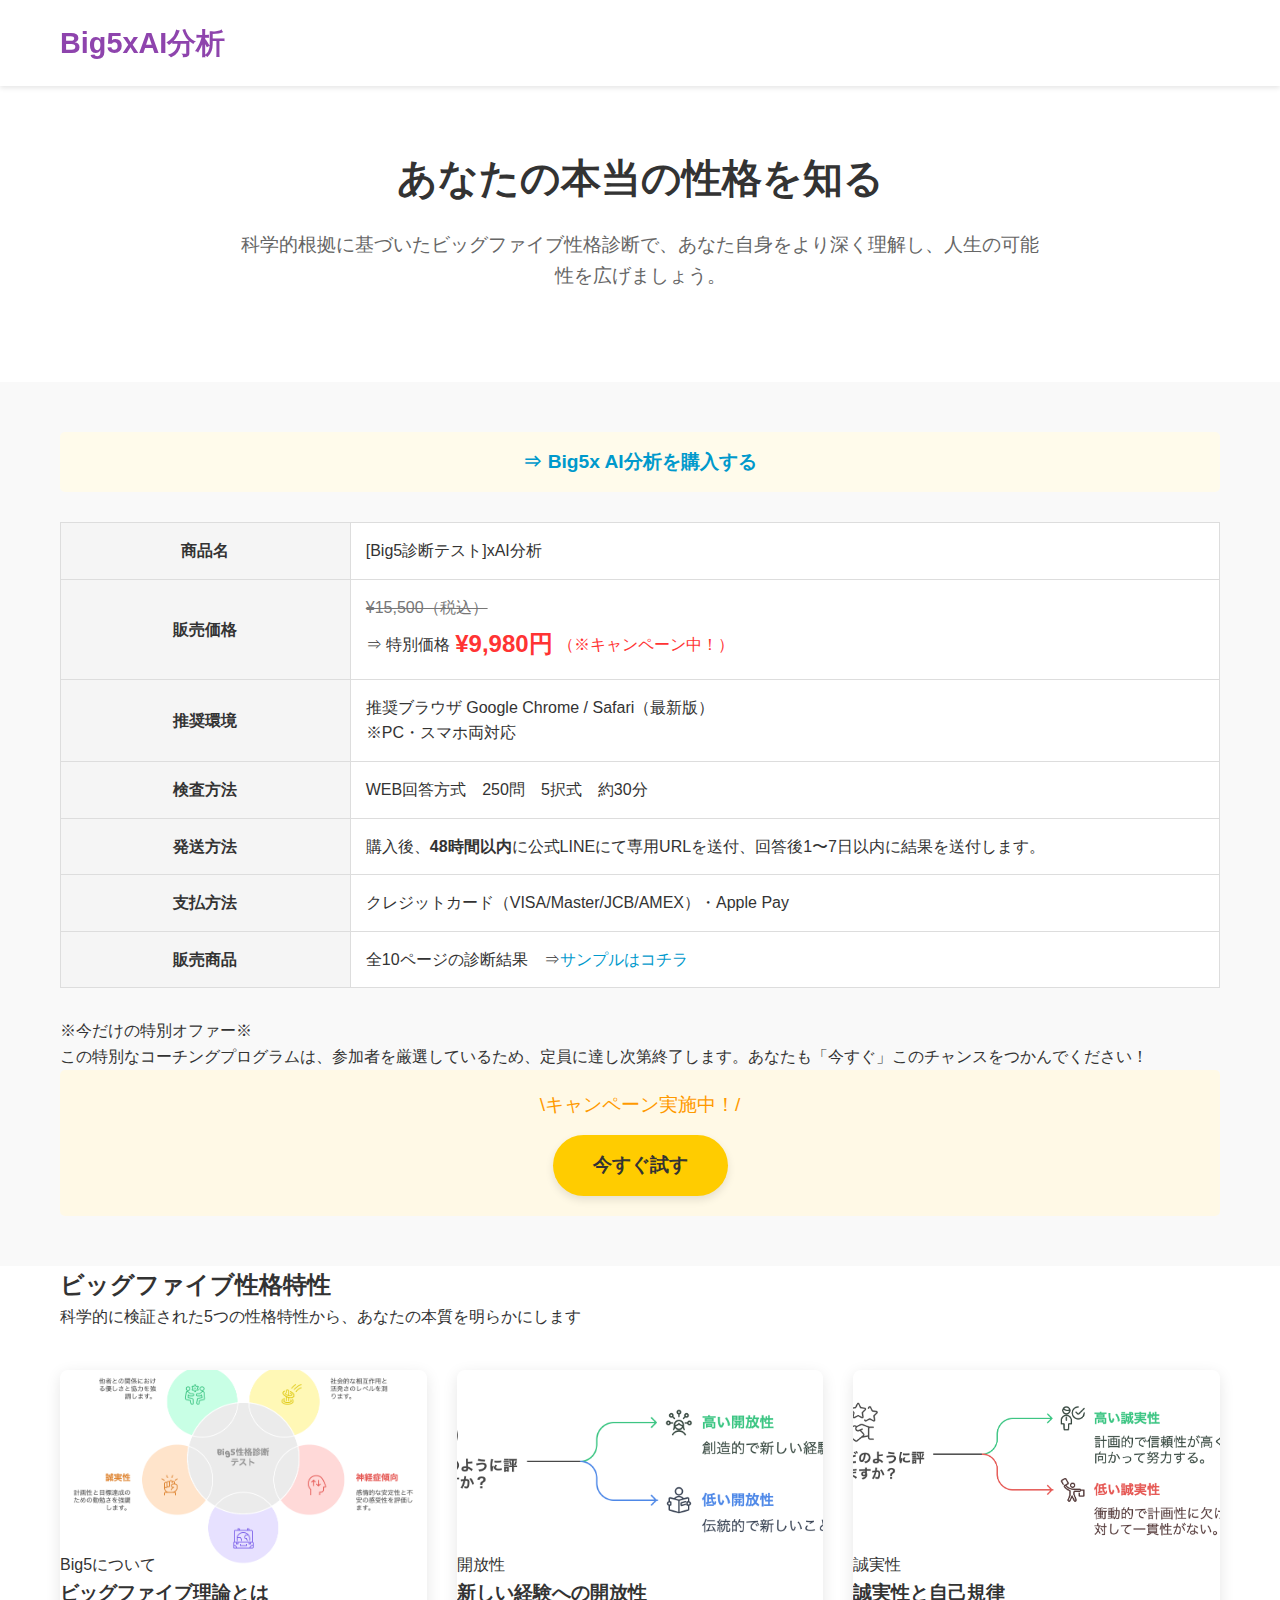
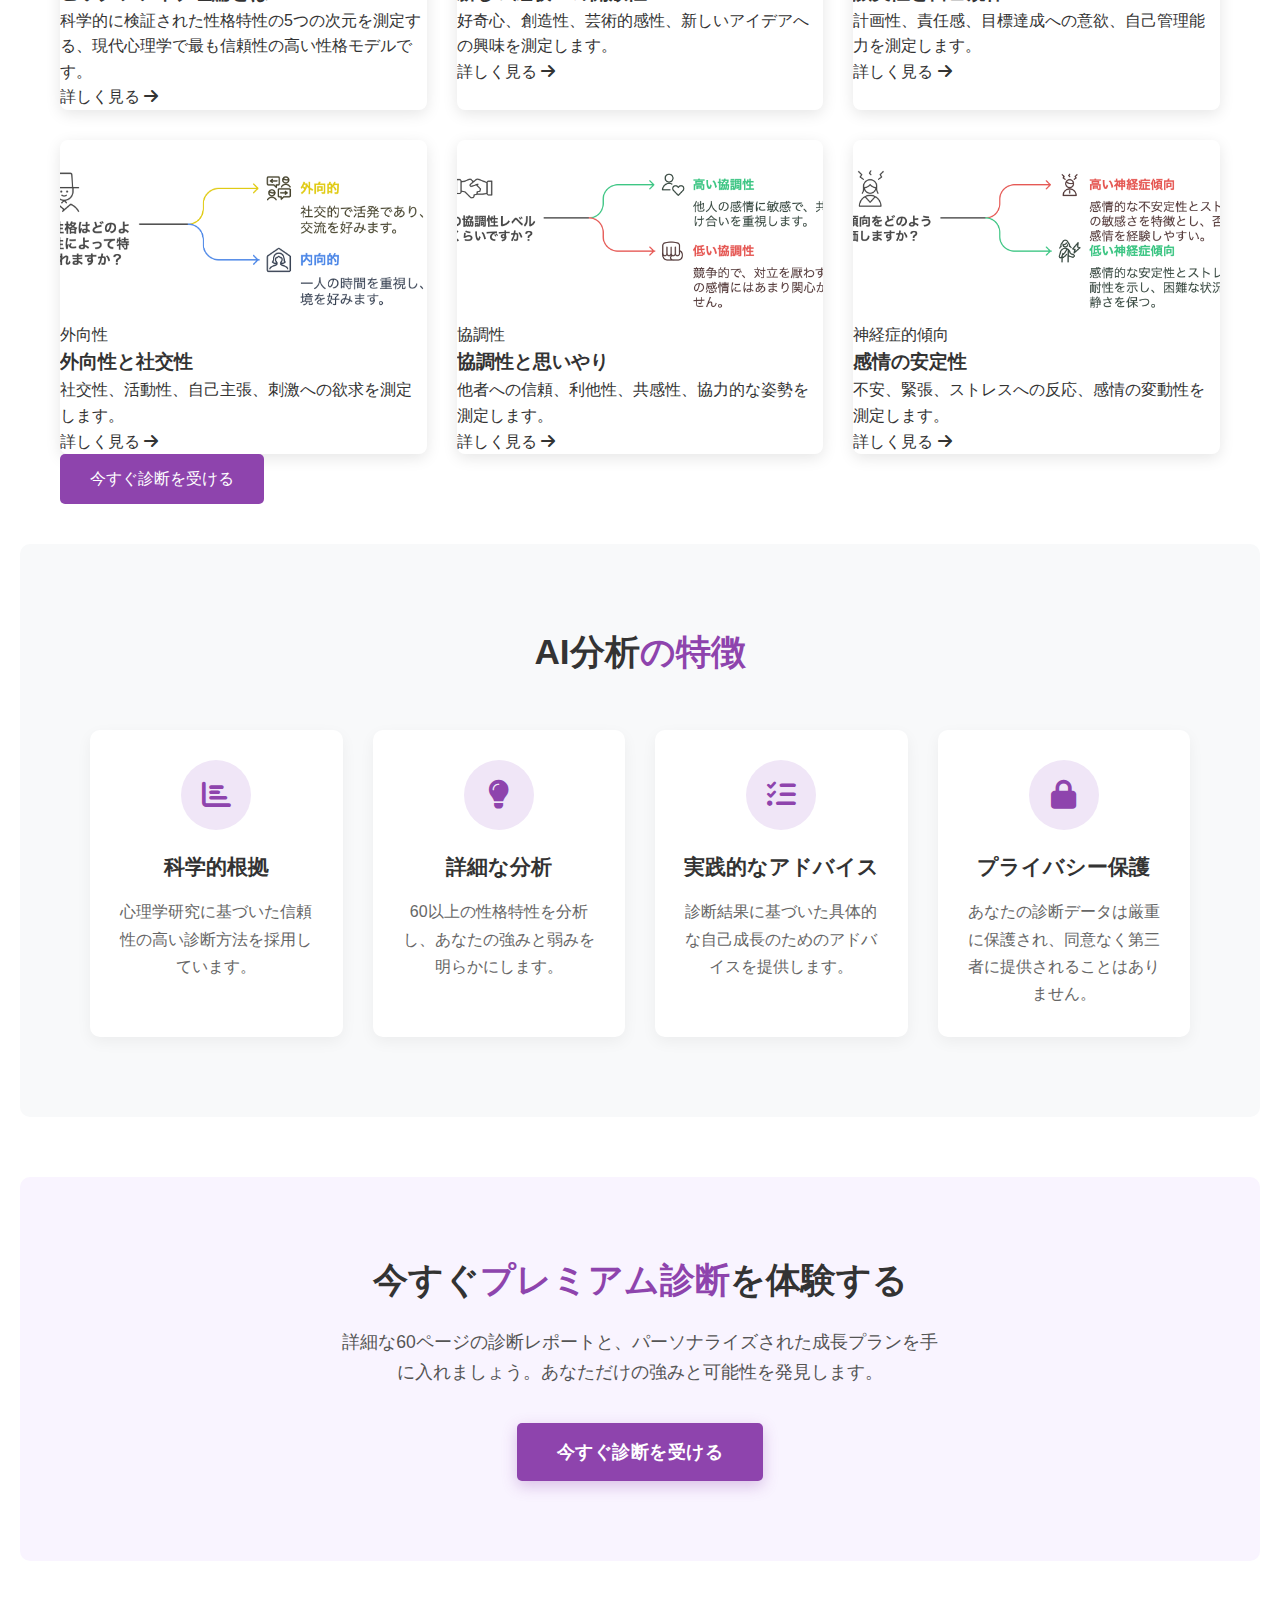
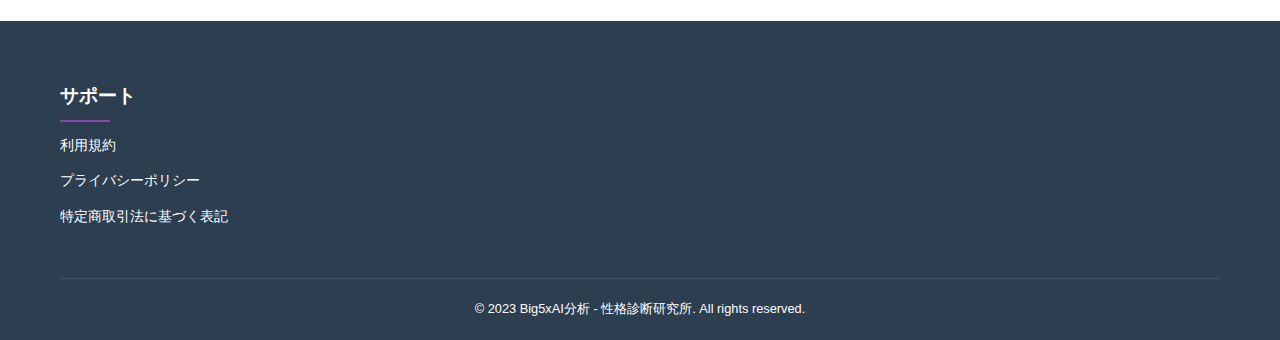
<file: index.html>
<!DOCTYPE html>
<html lang="ja">
<head>
    <meta charset="UTF-8">
    <meta name="viewport" content="width=device-width, initial-scale=1.0, maximum-scale=5.0">
    <meta name="theme-color" content="#8e44ad">
    <title>Big5xAI分析 - 性格診断研究所</title>
    <link rel="stylesheet" href="styles.css">
    <link rel="stylesheet" href="https://cdnjs.cloudflare.com/ajax/libs/font-awesome/6.0.0-beta3/css/all.min.css">
</head>
<body>
    <!-- ヘッダー -->
    <header>
        <div class="container">
            <div class="logo">
                <h1>Big5<span>xAI分析</span></h1>
            </div>
        </div>
    </header>

    <!-- メインコンテンツ -->
    <main>
        <section class="hero" id="home">
            <div class="container">
                <div class="hero-content">
                    <h2>あなたの<span>本当の性格</span>を知る</h2>
                    <p>科学的根拠に基づいたビッグファイブ性格診断で、あなた自身をより深く理解し、人生の可能性を広げましょう。</p>
                </div>
            </div>
        </section>

        <!-- ヒーローセクションの後に追加 -->
        <section class="product-info" id="product-info">
            <div class="container">
                <div class="purchase-banner">
                    <a href="https://buy.stripe.com/9AQ4gN9UO5QE5P29AA" class="purchase-link" target="_blank">⇒ Big5x AI分析を購入する</a>
                </div>
                
                <div class="product-table">
                    <table>
                        <tr>
                            <th>商品名</th>
                            <td>[Big5診断テスト]xAI分析</td>
                        </tr>
                        <tr>
                            <th>販売価格</th>
                            <td>
                                <div class="price-info">
                                    <span class="original-price">¥15,500（税込）</span>
                                    <div class="special-price">
                                        ⇒ 特別価格 <span class="highlight-price">¥9,980円</span> <span class="campaign-tag">（※キャンペーン中！）</span>
                                    </div>
                                </div>
                            </td>
                        </tr>
                        <tr>
                            <th>推奨環境</th>
                            <td>
                                推奨ブラウザ Google Chrome / Safari（最新版）<br>
                                ※PC・スマホ両対応
                            </td>
                        </tr>
                        <tr>
                            <th>検査方法</th>
                            <td>WEB回答方式　250問　5択式　約30分</td>
                        </tr>
                        <tr>
                            <th>発送方法</th>
                            <td>購入後、<strong>48時間以内</strong>に公式LINEにて専用URLを送付、回答後1〜7日以内に結果を送付します。</td>
                        </tr>
                        <tr>
                            <th>支払方法</th>
                            <td>クレジットカード（VISA/Master/JCB/AMEX）・Apple Pay</td>
                        </tr>
                        <tr>
                            <th>販売商品</th>
                            <td>全10ページの診断結果　⇒<a href="#sample" class="sample-link">サンプルはコチラ</a></td>
                        </tr>
                    </table>
                </div>
                
                <div class="special-offer">
                    <p class="offer-title">※今だけの特別オファー※</p>
                    <p class="offer-description">この特別なコーチングプログラムは、参加者を厳選しているため、定員に達し次第終了します。あなたも「今すぐ」このチャンスをつかんでください！</p>
                </div>

                <div class="campaign-banner">
                    <p>\キャンペーン実施中！/</p>
                    <a href="https://buy.stripe.com/9AQ4gN9UO5QE5P29AA" class="btn primary-btn campaign-btn" target="_blank">今すぐ試す</a>
                </div>
            </div>
        </section>

        <section id="personality" class="content-section">
            <div class="container">
                <h2 class="section-title">ビッグファイブ<span>性格特性</span></h2>
                <p class="section-description">科学的に検証された5つの性格特性から、あなたの本質を明らかにします</p>
                
                <div class="content-grid">
                    <div class="content-card">
                        <div class="content-image">
                            <img src="big5.1.png" alt="Big5について" class="personality-image" onclick="openLightbox(this)">
                            <div class="content-tag">Big5について</div>
                        </div>
                        <div class="content-info">
                            <h3>ビッグファイブ理論とは</h3>
                            <p>科学的に検証された性格特性の5つの次元を測定する、現代心理学で最も信頼性の高い性格モデルです。</p>
                            <a href="#" class="read-more">詳しく見る <i class="fas fa-arrow-right"></i></a>
                        </div>
                    </div>
                    
                    <div class="content-card">
                        <div class="content-image">
                            <img src="big5.4.png" alt="開放性" class="personality-image">
                            <div class="content-tag">開放性</div>
                        </div>
                        <div class="content-info">
                            <h3>新しい経験への開放性</h3>
                            <p>好奇心、創造性、芸術的感性、新しいアイデアへの興味を測定します。</p>
                            <a href="#" class="read-more">詳しく見る <i class="fas fa-arrow-right"></i></a>
                        </div>
                    </div>
                    
                    <div class="content-card">
                        <div class="content-image">
                            <img src="big5.5.png" alt="誠実性" class="personality-image">
                            <div class="content-tag">誠実性</div>
                        </div>
                        <div class="content-info">
                            <h3>誠実性と自己規律</h3>
                            <p>計画性、責任感、目標達成への意欲、自己管理能力を測定します。</p>
                            <a href="#" class="read-more">詳しく見る <i class="fas fa-arrow-right"></i></a>
                        </div>
                    </div>
                    
                    <div class="content-card">
                        <div class="content-image">
                            <img src="big5.2.png" alt="外向性" class="personality-image">
                            <div class="content-tag">外向性</div>
                        </div>
                        <div class="content-info">
                            <h3>外向性と社交性</h3>
                            <p>社交性、活動性、自己主張、刺激への欲求を測定します。</p>
                            <a href="#" class="read-more">詳しく見る <i class="fas fa-arrow-right"></i></a>
                        </div>
                    </div>
                    
                    <div class="content-card">
                        <div class="content-image">
                            <img src="big5.6.png" alt="協調性" class="personality-image">
                            <div class="content-tag">協調性</div>
                        </div>
                        <div class="content-info">
                            <h3>協調性と思いやり</h3>
                            <p>他者への信頼、利他性、共感性、協力的な姿勢を測定します。</p>
                            <a href="#" class="read-more">詳しく見る <i class="fas fa-arrow-right"></i></a>
                        </div>
                    </div>
                    
                    <div class="content-card">
                        <div class="content-image">
                            <img src="big5.3.png" alt="神経症的傾向" class="personality-image">
                            <div class="content-tag">神経症的傾向</div>
                        </div>
                        <div class="content-info">
                            <h3>感情の安定性</h3>
                            <p>不安、緊張、ストレスへの反応、感情の変動性を測定します。</p>
                            <a href="#" class="read-more">詳しく見る <i class="fas fa-arrow-right"></i></a>
                        </div>
                    </div>
                </div>
                
                <div class="view-more">
                    <a href="https://buy.stripe.com/9AQ4gN9UO5QE5P29AA" class="btn outline-btn" target="_blank">今すぐ診断を受ける</a>
                </div>
            </div>
        </section>
        
        <section class="features">
            <div class="container">
                <h2 class="section-title">AI分析<span>の特徴</span></h2>
                <div class="features-grid">
                    <div class="feature-item">
                        <div class="feature-icon">
                            <i class="fas fa-chart-bar"></i>
                        </div>
                        <h3>科学的根拠</h3>
                        <p>心理学研究に基づいた信頼性の高い診断方法を採用しています。</p>
                    </div>
                    
                    <div class="feature-item">
                        <div class="feature-icon">
                            <i class="fas fa-lightbulb"></i>
                        </div>
                        <h3>詳細な分析</h3>
                        <p>60以上の性格特性を分析し、あなたの強みと弱みを明らかにします。</p>
                    </div>
                    
                    <div class="feature-item">
                        <div class="feature-icon">
                            <i class="fas fa-tasks"></i>
                        </div>
                        <h3>実践的なアドバイス</h3>
                        <p>診断結果に基づいた具体的な自己成長のためのアドバイスを提供します。</p>
                    </div>
                    
                    <div class="feature-item">
                        <div class="feature-icon">
                            <i class="fas fa-lock"></i>
                        </div>
                        <h3>プライバシー保護</h3>
                        <p>あなたの診断データは厳重に保護され、同意なく第三者に提供されることはありません。</p>
                    </div>
                </div>
            </div>
        </section>
        
        <section id="trial" class="cta-section">
            <div class="container">
                <h2>今すぐ<span>プレミアム診断</span>を<br class="sp-only">体験する</h2>
                <p>詳細な60ページの診断レポートと、パーソナライズされた成長プランを手に入れましょう。あなただけの強みと可能性を発見します。</p>
                <a href="https://buy.stripe.com/9AQ4gN9UO5QE5P29AA" class="btn primary-btn" target="_blank">今すぐ診断を受ける</a>
            </div>
        </section>
    </main>

    <!-- フッター -->
    <footer>
        <div class="container">
            <div class="footer-content">
                <div class="footer-section">
                    <h3>サポート</h3>
                    <ul>
                        <li><a href="terms.html">利用規約</a></li>
                        <li><a href="privacy.html">プライバシーポリシー</a></li>
                        <li><a href="tokusho.html">特定商取引法に基づく表記</a></li>
                    </ul>
                </div>
            </div>
            <div class="copyright">
                <p>&copy; 2023 Big5xAI分析 - 性格診断研究所. All rights reserved.</p>
            </div>
        </div>
    </footer>

    <!-- ライトボックス機能 -->
    <div id="lightbox" class="lightbox">
        <div class="lightbox-content">
            <span class="close-lightbox" onclick="document.getElementById('lightbox').style.display='none'; document.body.style.overflow='auto';">&times;</span>
            <img id="lightbox-img" class="lightbox-img">
        </div>
    </div>

    <script src="script.js"></script>
</body>
</html>
</file>
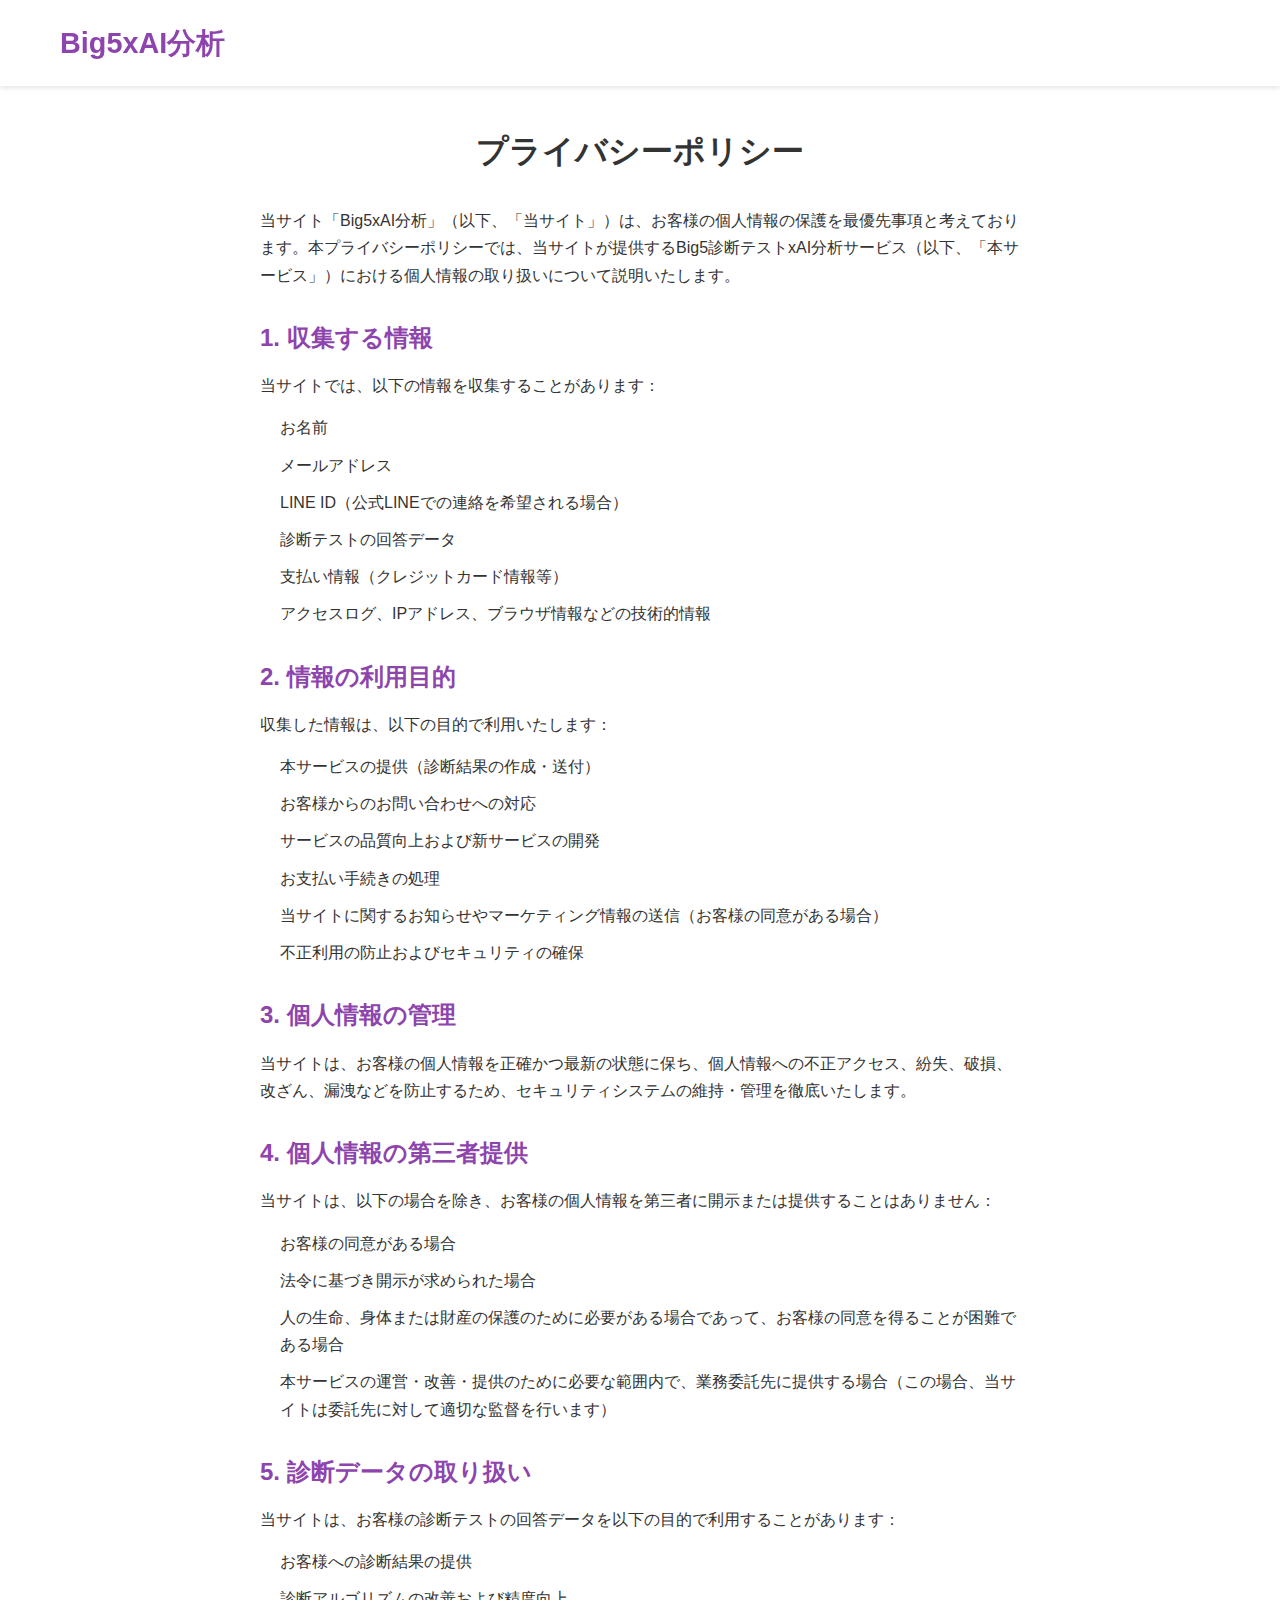
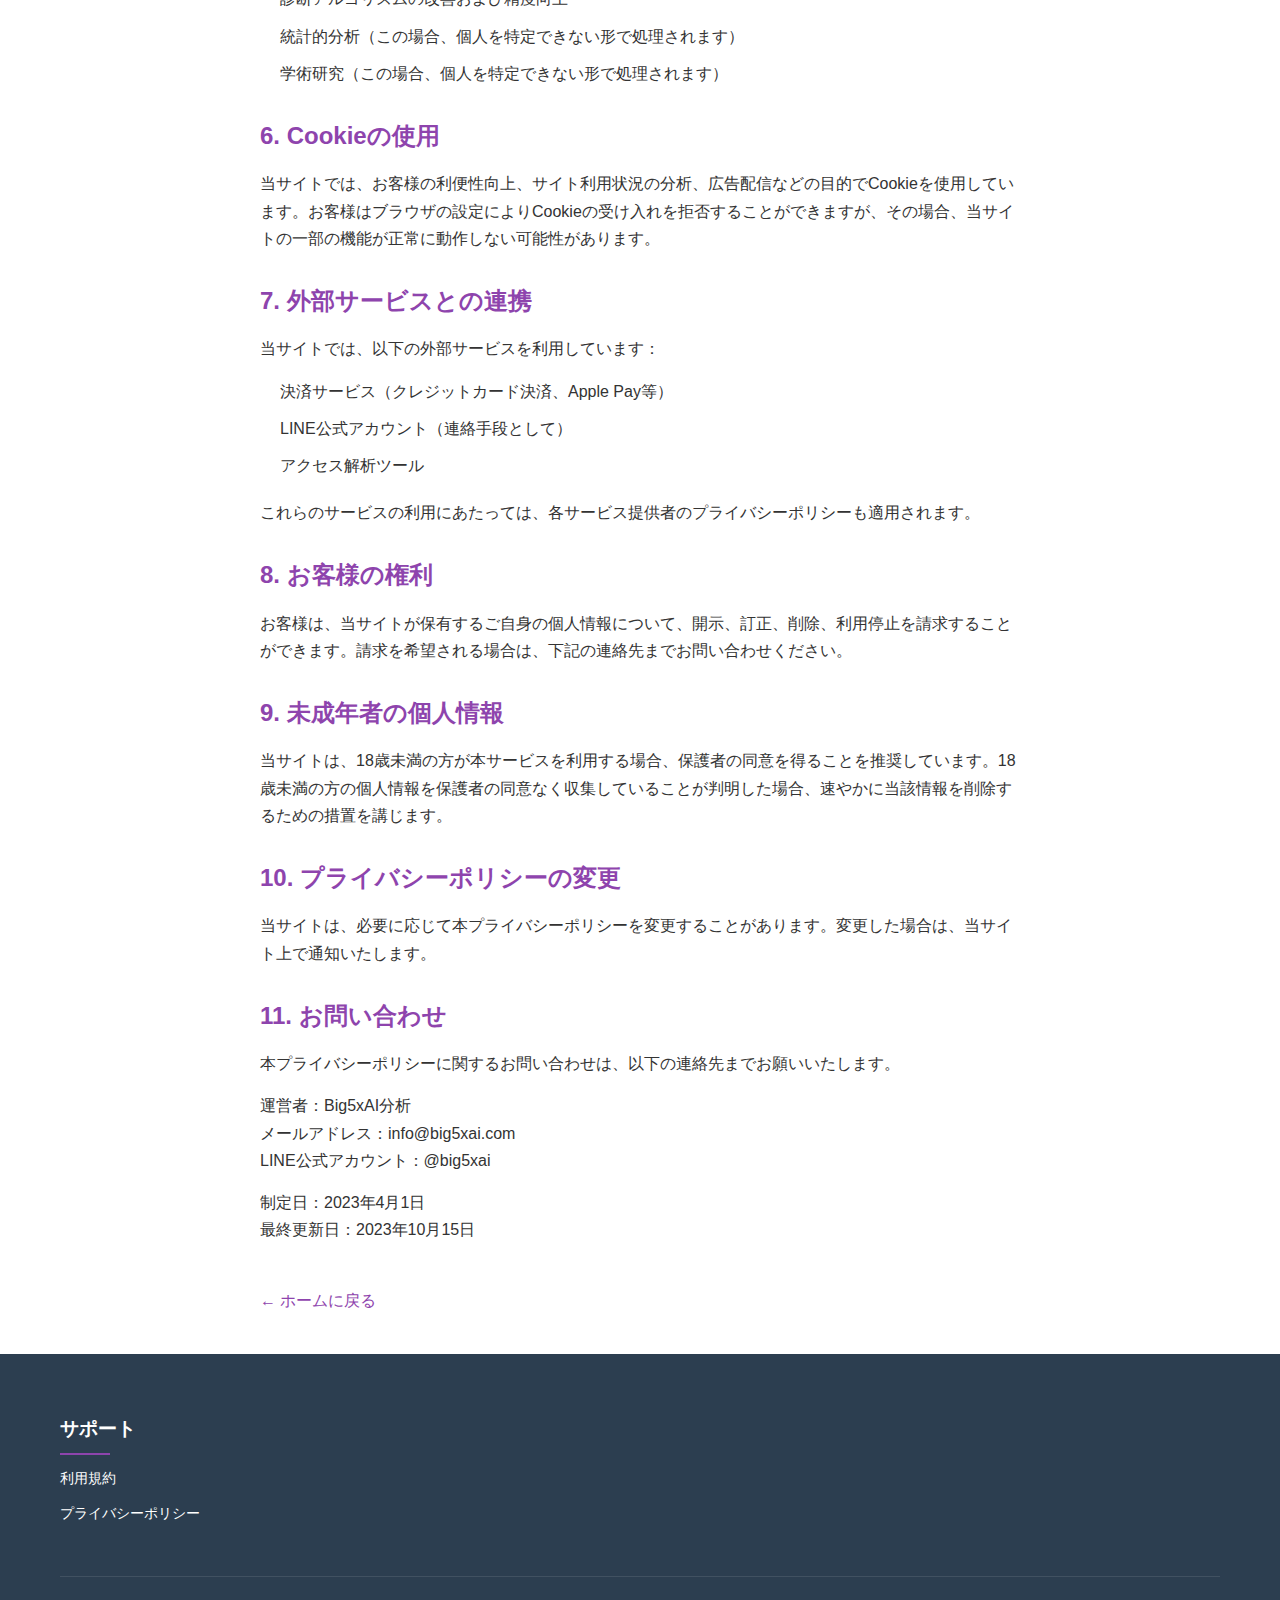
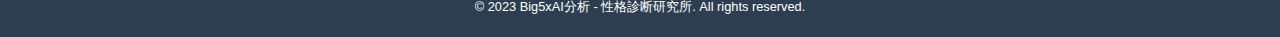
<file: privacy.html>
<!DOCTYPE html>
<html lang="ja">
<head>
    <meta charset="UTF-8">
    <meta name="viewport" content="width=device-width, initial-scale=1.0, maximum-scale=1.0, user-scalable=no">
    <meta name="theme-color" content="#8e44ad">
    <title>プライバシーポリシー - Big5xAI分析</title>
    <link rel="stylesheet" href="styles.css">
    <link rel="stylesheet" href="https://cdnjs.cloudflare.com/ajax/libs/font-awesome/6.0.0-beta3/css/all.min.css">
    <style>
        .privacy-content {
            max-width: 800px;
            margin: 0 auto;
            padding: 40px 20px;
        }
        
        .privacy-content h1 {
            font-size: 2rem;
            margin-bottom: 30px;
            color: #333;
            text-align: center;
        }
        
        .privacy-content h2 {
            font-size: 1.5rem;
            margin: 30px 0 15px;
            color: #8e44ad;
        }
        
        .privacy-content p {
            margin-bottom: 15px;
            line-height: 1.7;
        }
        
        .privacy-content ul, .privacy-content ol {
            margin-bottom: 20px;
            padding-left: 20px;
        }
        
        .privacy-content li {
            margin-bottom: 10px;
            line-height: 1.7;
        }
        
        .back-link {
            display: inline-block;
            margin-top: 30px;
            color: #8e44ad;
            text-decoration: none;
        }
        
        .back-link:hover {
            text-decoration: underline;
        }
    </style>
</head>
<body>
    <!-- ヘッダー -->
    <header>
        <div class="container">
            <div class="logo">
                <h1>Big5<span>xAI分析</span></h1>
            </div>
        </div>
    </header>

    <!-- メインコンテンツ -->
    <main>
        <div class="privacy-content">
            <h1>プライバシーポリシー</h1>
            
            <p>当サイト「Big5xAI分析」（以下、「当サイト」）は、お客様の個人情報の保護を最優先事項と考えております。本プライバシーポリシーでは、当サイトが提供するBig5診断テストxAI分析サービス（以下、「本サービス」）における個人情報の取り扱いについて説明いたします。</p>
            
            <h2>1. 収集する情報</h2>
            <p>当サイトでは、以下の情報を収集することがあります：</p>
            <ul>
                <li>お名前</li>
                <li>メールアドレス</li>
                <li>LINE ID（公式LINEでの連絡を希望される場合）</li>
                <li>診断テストの回答データ</li>
                <li>支払い情報（クレジットカード情報等）</li>
                <li>アクセスログ、IPアドレス、ブラウザ情報などの技術的情報</li>
            </ul>
            
            <h2>2. 情報の利用目的</h2>
            <p>収集した情報は、以下の目的で利用いたします：</p>
            <ul>
                <li>本サービスの提供（診断結果の作成・送付）</li>
                <li>お客様からのお問い合わせへの対応</li>
                <li>サービスの品質向上および新サービスの開発</li>
                <li>お支払い手続きの処理</li>
                <li>当サイトに関するお知らせやマーケティング情報の送信（お客様の同意がある場合）</li>
                <li>不正利用の防止およびセキュリティの確保</li>
            </ul>
            
            <h2>3. 個人情報の管理</h2>
            <p>当サイトは、お客様の個人情報を正確かつ最新の状態に保ち、個人情報への不正アクセス、紛失、破損、改ざん、漏洩などを防止するため、セキュリティシステムの維持・管理を徹底いたします。</p>
            
            <h2>4. 個人情報の第三者提供</h2>
            <p>当サイトは、以下の場合を除き、お客様の個人情報を第三者に開示または提供することはありません：</p>
            <ul>
                <li>お客様の同意がある場合</li>
                <li>法令に基づき開示が求められた場合</li>
                <li>人の生命、身体または財産の保護のために必要がある場合であって、お客様の同意を得ることが困難である場合</li>
                <li>本サービスの運営・改善・提供のために必要な範囲内で、業務委託先に提供する場合（この場合、当サイトは委託先に対して適切な監督を行います）</li>
            </ul>
            
            <h2>5. 診断データの取り扱い</h2>
            <p>当サイトは、お客様の診断テストの回答データを以下の目的で利用することがあります：</p>
            <ul>
                <li>お客様への診断結果の提供</li>
                <li>診断アルゴリズムの改善および精度向上</li>
                <li>統計的分析（この場合、個人を特定できない形で処理されます）</li>
                <li>学術研究（この場合、個人を特定できない形で処理されます）</li>
            </ul>
            
            <h2>6. Cookieの使用</h2>
            <p>当サイトでは、お客様の利便性向上、サイト利用状況の分析、広告配信などの目的でCookieを使用しています。お客様はブラウザの設定によりCookieの受け入れを拒否することができますが、その場合、当サイトの一部の機能が正常に動作しない可能性があります。</p>
            
            <h2>7. 外部サービスとの連携</h2>
            <p>当サイトでは、以下の外部サービスを利用しています：</p>
            <ul>
                <li>決済サービス（クレジットカード決済、Apple Pay等）</li>
                <li>LINE公式アカウント（連絡手段として）</li>
                <li>アクセス解析ツール</li>
            </ul>
            <p>これらのサービスの利用にあたっては、各サービス提供者のプライバシーポリシーも適用されます。</p>
            
            <h2>8. お客様の権利</h2>
            <p>お客様は、当サイトが保有するご自身の個人情報について、開示、訂正、削除、利用停止を請求することができます。請求を希望される場合は、下記の連絡先までお問い合わせください。</p>
            
            <h2>9. 未成年者の個人情報</h2>
            <p>当サイトは、18歳未満の方が本サービスを利用する場合、保護者の同意を得ることを推奨しています。18歳未満の方の個人情報を保護者の同意なく収集していることが判明した場合、速やかに当該情報を削除するための措置を講じます。</p>
            
            <h2>10. プライバシーポリシーの変更</h2>
            <p>当サイトは、必要に応じて本プライバシーポリシーを変更することがあります。変更した場合は、当サイト上で通知いたします。</p>
            
            <h2>11. お問い合わせ</h2>
            <p>本プライバシーポリシーに関するお問い合わせは、以下の連絡先までお願いいたします。</p>
            <p>
                運営者：Big5xAI分析<br>
                メールアドレス：info@big5xai.com<br>
                LINE公式アカウント：@big5xai
            </p>
            
            <p class="text-right">制定日：2023年4月1日<br>最終更新日：2023年10月15日</p>
            
            <a href="index.html" class="back-link">← ホームに戻る</a>
        </div>
    </main>

    <!-- フッター -->
    <footer>
        <div class="container">
            <div class="footer-content">
                <div class="footer-section">
                    <h3>サポート</h3>
                    <ul>
                        <li><a href="terms.html">利用規約</a></li>
                        <li><a href="privacy.html">プライバシーポリシー</a></li>
                    </ul>
                </div>
            </div>
            <div class="copyright">
                <p>&copy; 2023 Big5xAI分析 - 性格診断研究所. All rights reserved.</p>
            </div>
        </div>
    </footer>
</body>
</html>
</file>
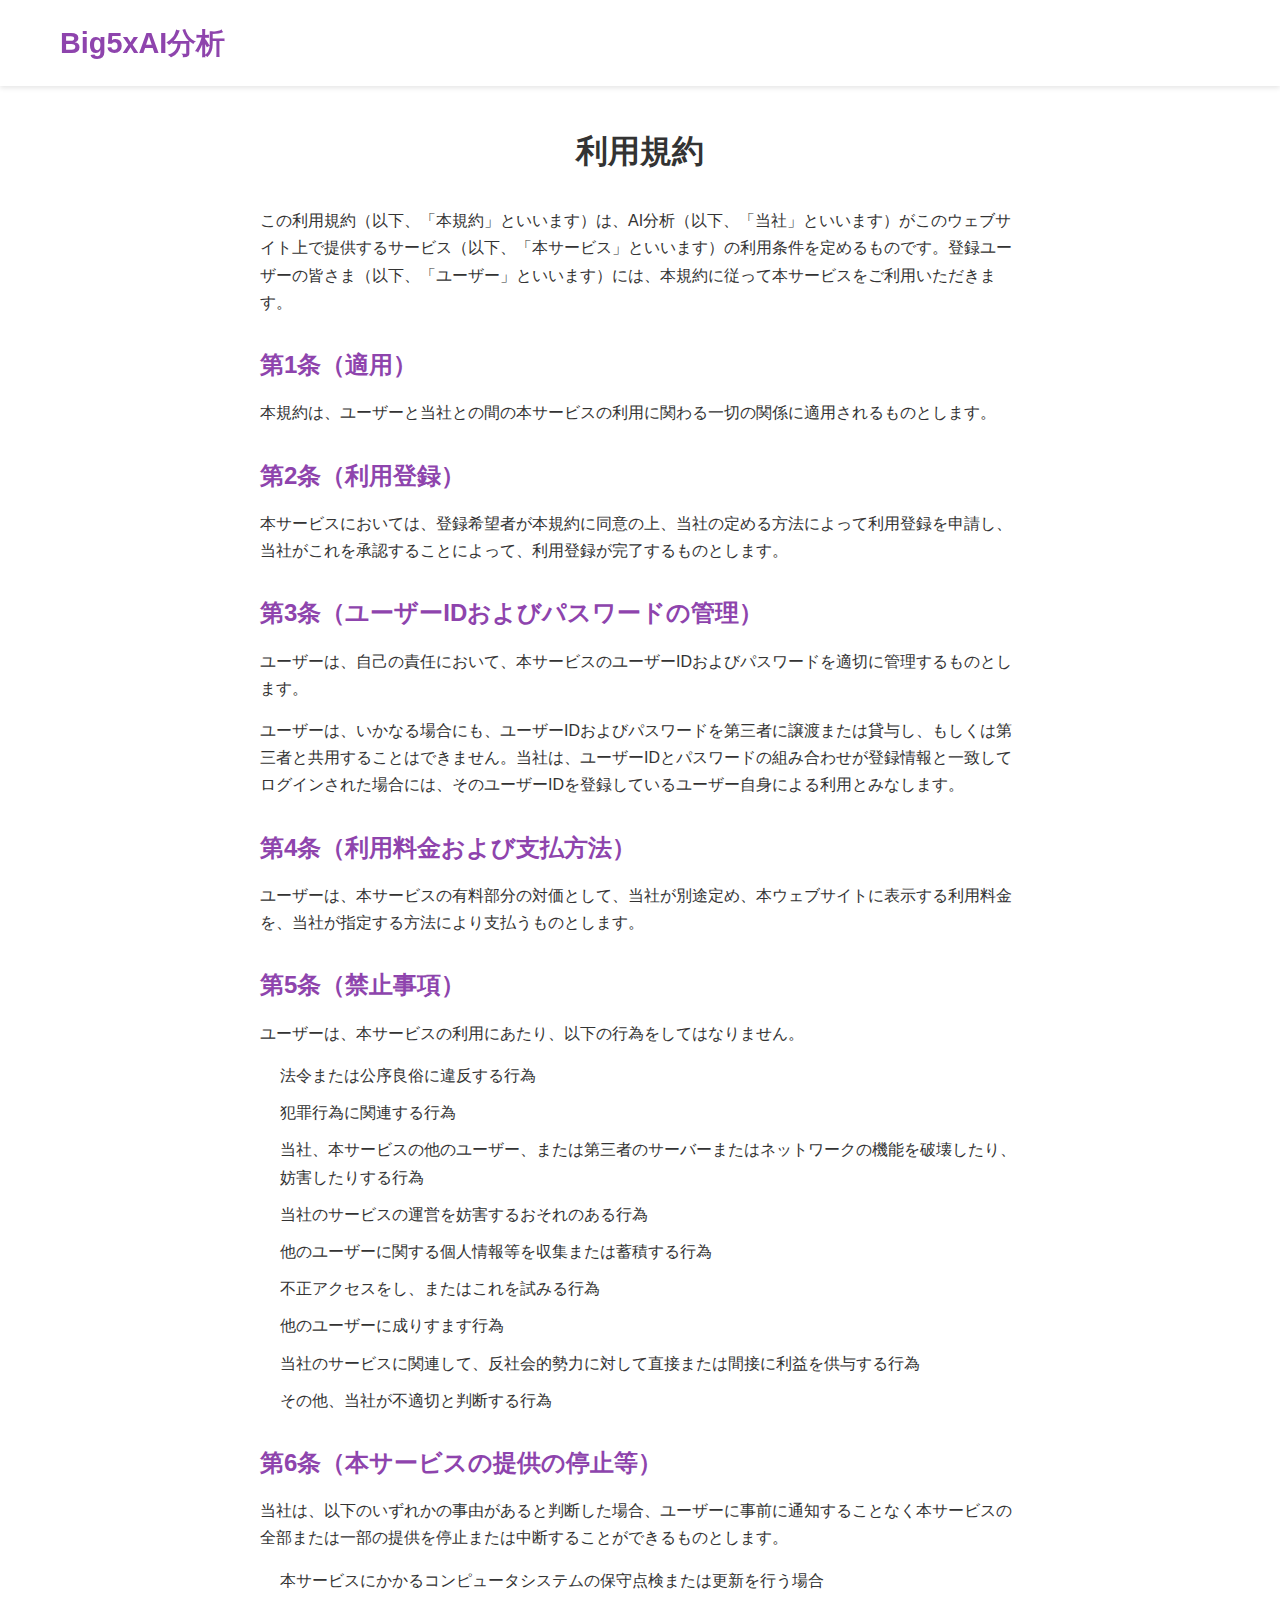
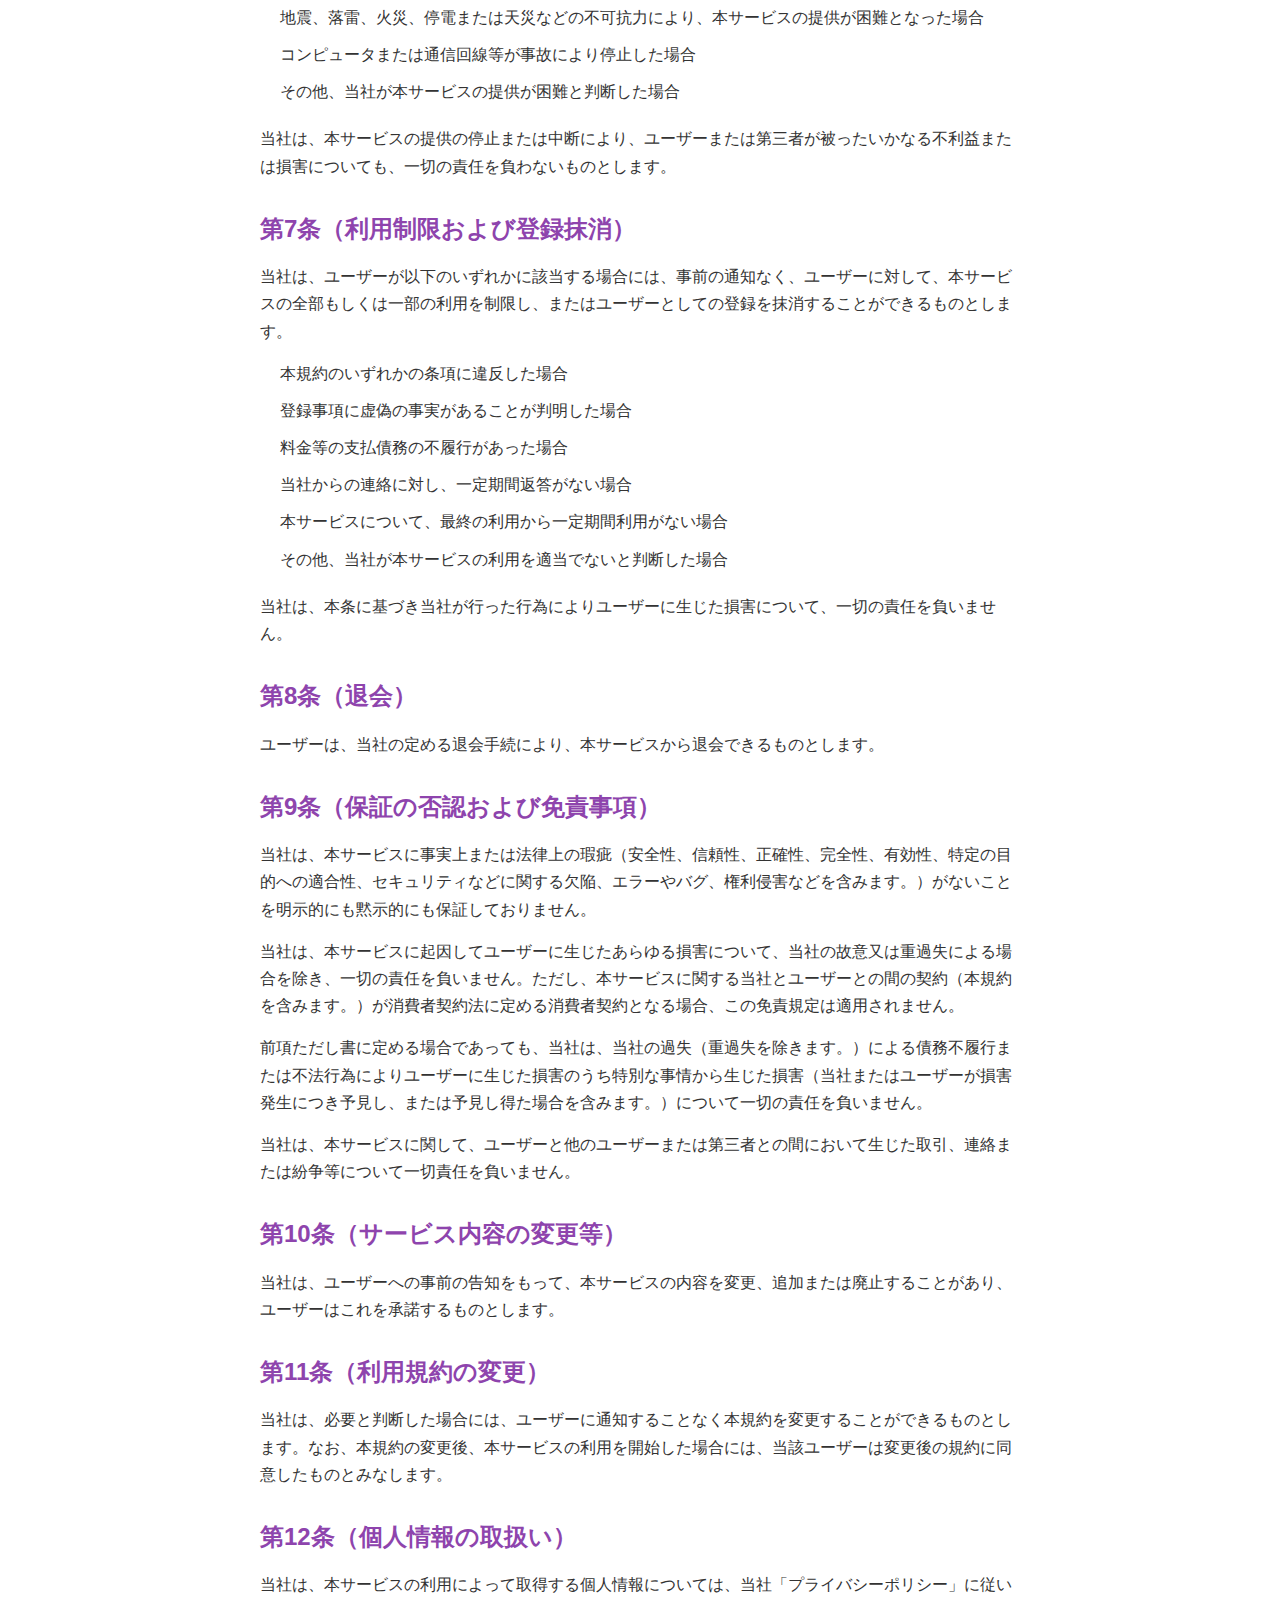
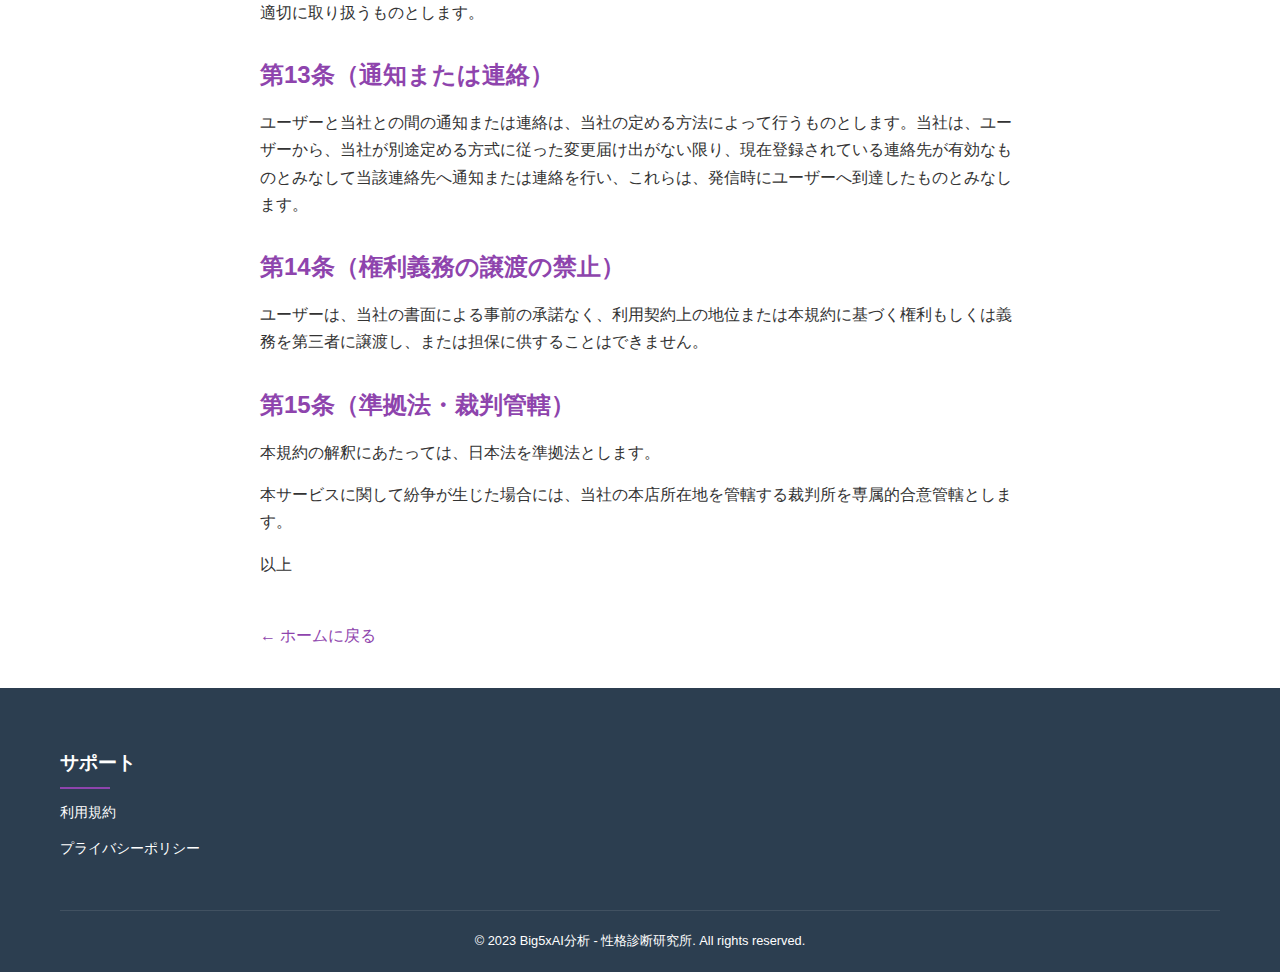
<file: terms.html>
<!DOCTYPE html>
<html lang="ja">
<head>
    <meta charset="UTF-8">
    <meta name="viewport" content="width=device-width, initial-scale=1.0, maximum-scale=1.0, user-scalable=no">
    <meta name="theme-color" content="#8e44ad">
    <title>利用規約 - Big5xAI分析</title>
    <link rel="stylesheet" href="styles.css">
    <link rel="stylesheet" href="https://cdnjs.cloudflare.com/ajax/libs/font-awesome/6.0.0-beta3/css/all.min.css">
    <style>
        .terms-content {
            max-width: 800px;
            margin: 0 auto;
            padding: 40px 20px;
        }
        
        .terms-content h1 {
            font-size: 2rem;
            margin-bottom: 30px;
            color: #333;
            text-align: center;
        }
        
        .terms-content h2 {
            font-size: 1.5rem;
            margin: 30px 0 15px;
            color: #8e44ad;
        }
        
        .terms-content p {
            margin-bottom: 15px;
            line-height: 1.7;
        }
        
        .terms-content ul {
            margin-bottom: 20px;
            padding-left: 20px;
        }
        
        .terms-content li {
            margin-bottom: 10px;
            line-height: 1.7;
        }
        
        .back-link {
            display: inline-block;
            margin-top: 30px;
            color: #8e44ad;
            text-decoration: none;
        }
        
        .back-link:hover {
            text-decoration: underline;
        }
    </style>
</head>
<body>
    <!-- ヘッダー -->
    <header>
        <div class="container">
            <div class="logo">
                <h1>Big5<span>xAI分析</span></h1>
            </div>
        </div>
    </header>

    <!-- メインコンテンツ -->
    <main>
        <div class="terms-content">
            <h1>利用規約</h1>
            
            <p>この利用規約（以下、「本規約」といいます）は、AI分析（以下、「当社」といいます）がこのウェブサイト上で提供するサービス（以下、「本サービス」といいます）の利用条件を定めるものです。登録ユーザーの皆さま（以下、「ユーザー」といいます）には、本規約に従って本サービスをご利用いただきます。</p>
            
            <h2>第1条（適用）</h2>
            <p>本規約は、ユーザーと当社との間の本サービスの利用に関わる一切の関係に適用されるものとします。</p>
            
            <h2>第2条（利用登録）</h2>
            <p>本サービスにおいては、登録希望者が本規約に同意の上、当社の定める方法によって利用登録を申請し、当社がこれを承認することによって、利用登録が完了するものとします。</p>
            
            <h2>第3条（ユーザーIDおよびパスワードの管理）</h2>
            <p>ユーザーは、自己の責任において、本サービスのユーザーIDおよびパスワードを適切に管理するものとします。</p>
            <p>ユーザーは、いかなる場合にも、ユーザーIDおよびパスワードを第三者に譲渡または貸与し、もしくは第三者と共用することはできません。当社は、ユーザーIDとパスワードの組み合わせが登録情報と一致してログインされた場合には、そのユーザーIDを登録しているユーザー自身による利用とみなします。</p>
            
            <h2>第4条（利用料金および支払方法）</h2>
            <p>ユーザーは、本サービスの有料部分の対価として、当社が別途定め、本ウェブサイトに表示する利用料金を、当社が指定する方法により支払うものとします。</p>
            
            <h2>第5条（禁止事項）</h2>
            <p>ユーザーは、本サービスの利用にあたり、以下の行為をしてはなりません。</p>
            <ul>
                <li>法令または公序良俗に違反する行為</li>
                <li>犯罪行為に関連する行為</li>
                <li>当社、本サービスの他のユーザー、または第三者のサーバーまたはネットワークの機能を破壊したり、妨害したりする行為</li>
                <li>当社のサービスの運営を妨害するおそれのある行為</li>
                <li>他のユーザーに関する個人情報等を収集または蓄積する行為</li>
                <li>不正アクセスをし、またはこれを試みる行為</li>
                <li>他のユーザーに成りすます行為</li>
                <li>当社のサービスに関連して、反社会的勢力に対して直接または間接に利益を供与する行為</li>
                <li>その他、当社が不適切と判断する行為</li>
            </ul>
            
            <h2>第6条（本サービスの提供の停止等）</h2>
            <p>当社は、以下のいずれかの事由があると判断した場合、ユーザーに事前に通知することなく本サービスの全部または一部の提供を停止または中断することができるものとします。</p>
            <ul>
                <li>本サービスにかかるコンピュータシステムの保守点検または更新を行う場合</li>
                <li>地震、落雷、火災、停電または天災などの不可抗力により、本サービスの提供が困難となった場合</li>
                <li>コンピュータまたは通信回線等が事故により停止した場合</li>
                <li>その他、当社が本サービスの提供が困難と判断した場合</li>
            </ul>
            <p>当社は、本サービスの提供の停止または中断により、ユーザーまたは第三者が被ったいかなる不利益または損害についても、一切の責任を負わないものとします。</p>
            
            <h2>第7条（利用制限および登録抹消）</h2>
            <p>当社は、ユーザーが以下のいずれかに該当する場合には、事前の通知なく、ユーザーに対して、本サービスの全部もしくは一部の利用を制限し、またはユーザーとしての登録を抹消することができるものとします。</p>
            <ul>
                <li>本規約のいずれかの条項に違反した場合</li>
                <li>登録事項に虚偽の事実があることが判明した場合</li>
                <li>料金等の支払債務の不履行があった場合</li>
                <li>当社からの連絡に対し、一定期間返答がない場合</li>
                <li>本サービスについて、最終の利用から一定期間利用がない場合</li>
                <li>その他、当社が本サービスの利用を適当でないと判断した場合</li>
            </ul>
            <p>当社は、本条に基づき当社が行った行為によりユーザーに生じた損害について、一切の責任を負いません。</p>
            
            <h2>第8条（退会）</h2>
            <p>ユーザーは、当社の定める退会手続により、本サービスから退会できるものとします。</p>
            
            <h2>第9条（保証の否認および免責事項）</h2>
            <p>当社は、本サービスに事実上または法律上の瑕疵（安全性、信頼性、正確性、完全性、有効性、特定の目的への適合性、セキュリティなどに関する欠陥、エラーやバグ、権利侵害などを含みます。）がないことを明示的にも黙示的にも保証しておりません。</p>
            <p>当社は、本サービスに起因してユーザーに生じたあらゆる損害について、当社の故意又は重過失による場合を除き、一切の責任を負いません。ただし、本サービスに関する当社とユーザーとの間の契約（本規約を含みます。）が消費者契約法に定める消費者契約となる場合、この免責規定は適用されません。</p>
            <p>前項ただし書に定める場合であっても、当社は、当社の過失（重過失を除きます。）による債務不履行または不法行為によりユーザーに生じた損害のうち特別な事情から生じた損害（当社またはユーザーが損害発生につき予見し、または予見し得た場合を含みます。）について一切の責任を負いません。</p>
            <p>当社は、本サービスに関して、ユーザーと他のユーザーまたは第三者との間において生じた取引、連絡または紛争等について一切責任を負いません。</p>
            
            <h2>第10条（サービス内容の変更等）</h2>
            <p>当社は、ユーザーへの事前の告知をもって、本サービスの内容を変更、追加または廃止することがあり、ユーザーはこれを承諾するものとします。</p>
            
            <h2>第11条（利用規約の変更）</h2>
            <p>当社は、必要と判断した場合には、ユーザーに通知することなく本規約を変更することができるものとします。なお、本規約の変更後、本サービスの利用を開始した場合には、当該ユーザーは変更後の規約に同意したものとみなします。</p>
            
            <h2>第12条（個人情報の取扱い）</h2>
            <p>当社は、本サービスの利用によって取得する個人情報については、当社「プライバシーポリシー」に従い適切に取り扱うものとします。</p>
            
            <h2>第13条（通知または連絡）</h2>
            <p>ユーザーと当社との間の通知または連絡は、当社の定める方法によって行うものとします。当社は、ユーザーから、当社が別途定める方式に従った変更届け出がない限り、現在登録されている連絡先が有効なものとみなして当該連絡先へ通知または連絡を行い、これらは、発信時にユーザーへ到達したものとみなします。</p>
            
            <h2>第14条（権利義務の譲渡の禁止）</h2>
            <p>ユーザーは、当社の書面による事前の承諾なく、利用契約上の地位または本規約に基づく権利もしくは義務を第三者に譲渡し、または担保に供することはできません。</p>
            
            <h2>第15条（準拠法・裁判管轄）</h2>
            <p>本規約の解釈にあたっては、日本法を準拠法とします。</p>
            <p>本サービスに関して紛争が生じた場合には、当社の本店所在地を管轄する裁判所を専属的合意管轄とします。</p>
            
            <p class="text-right">以上</p>
            
            <a href="index.html" class="back-link">← ホームに戻る</a>
        </div>
    </main>

    <!-- フッター -->
    <footer>
        <div class="container">
            <div class="footer-content">
                <div class="footer-section">
                    <h3>サポート</h3>
                    <ul>
                        <li><a href="terms.html">利用規約</a></li>
                        <li><a href="privacy.html">プライバシーポリシー</a></li>
                    </ul>
                </div>
            </div>
            <div class="copyright">
                <p>&copy; 2023 Big5xAI分析 - 性格診断研究所. All rights reserved.</p>
            </div>
        </div>
    </footer>
</body>
</html>
</file>
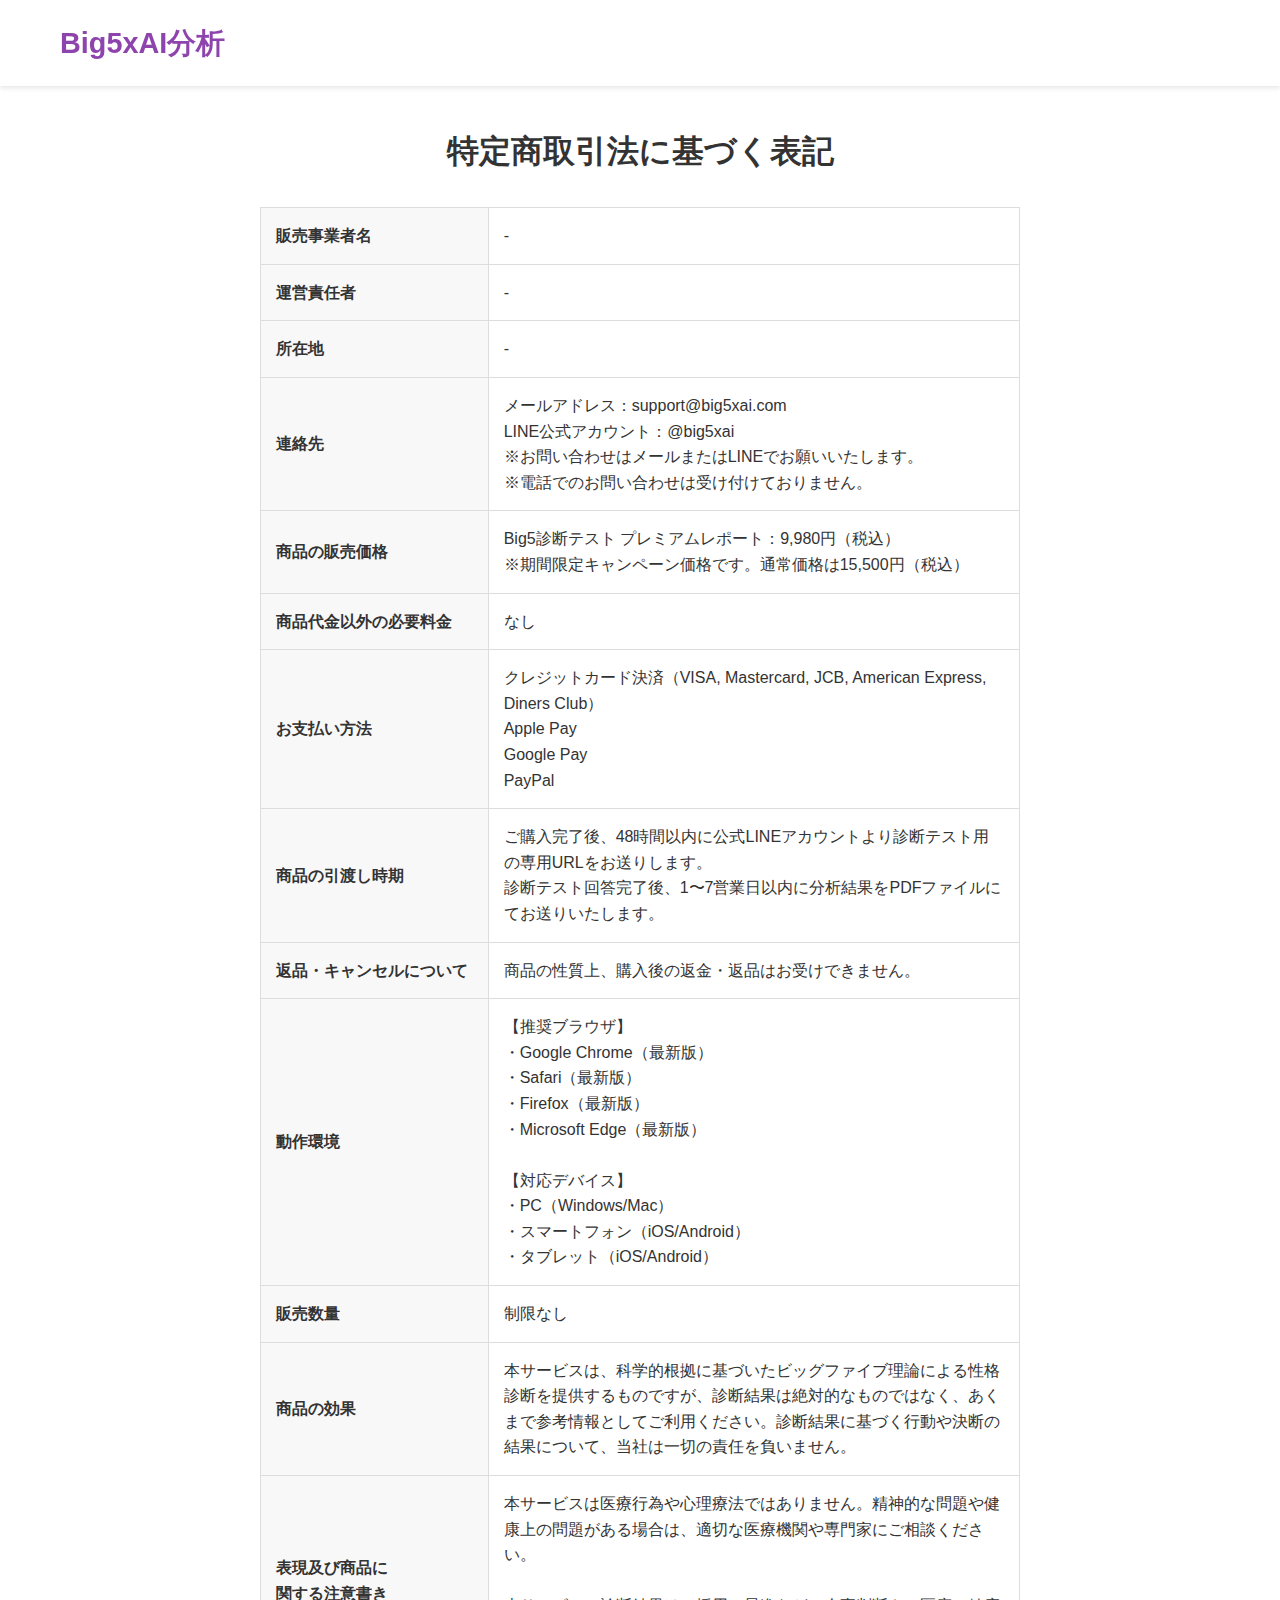
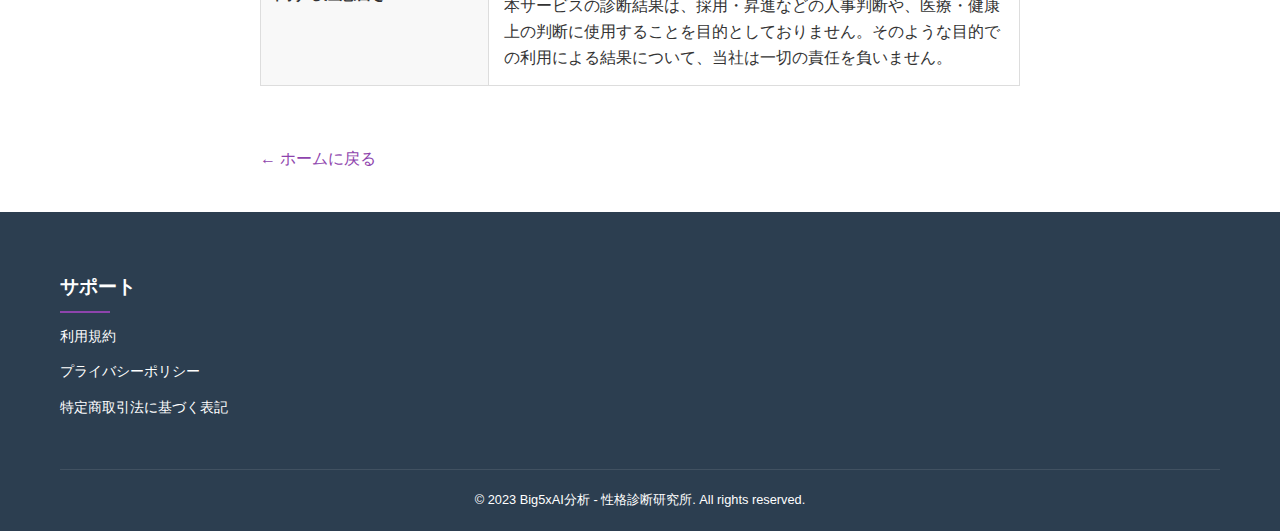
<file: tokusho.html>
<!DOCTYPE html>
<html lang="ja">
<head>
    <meta charset="UTF-8">
    <meta name="viewport" content="width=device-width, initial-scale=1.0, maximum-scale=1.0, user-scalable=no">
    <meta name="theme-color" content="#8e44ad">
    <title>特定商取引法に基づく表記 - Big5xAI分析</title>
    <link rel="stylesheet" href="styles.css">
    <link rel="stylesheet" href="https://cdnjs.cloudflare.com/ajax/libs/font-awesome/6.0.0-beta3/css/all.min.css">
    <style>
        .tokusho-content {
            max-width: 800px;
            margin: 0 auto;
            padding: 40px 20px;
        }
        
        .tokusho-content h1 {
            font-size: 2rem;
            margin-bottom: 30px;
            color: #333;
            text-align: center;
        }
        
        .tokusho-content table {
            width: 100%;
            border-collapse: collapse;
            margin-bottom: 30px;
        }
        
        .tokusho-content th, .tokusho-content td {
            border: 1px solid #ddd;
            padding: 15px;
            text-align: left;
        }
        
        .tokusho-content th {
            background-color: #f8f8f8;
            width: 30%;
            font-weight: bold;
        }
        
        .tokusho-content p {
            margin-bottom: 15px;
            line-height: 1.7;
        }
        
        .back-link {
            display: inline-block;
            margin-top: 30px;
            color: #8e44ad;
            text-decoration: none;
        }
        
        .back-link:hover {
            text-decoration: underline;
        }
    </style>
</head>
<body>
    <!-- ヘッダー -->
    <header>
        <div class="container">
            <div class="logo">
                <h1>Big5<span>xAI分析</span></h1>
            </div>
        </div>
    </header>

    <!-- メインコンテンツ -->
    <main>
        <div class="tokusho-content">
            <h1>特定商取引法に基づく表記</h1>
            
            <table>
                <tr>
                    <th>販売事業者名</th>
                    <td>-</td>
                </tr>
                <tr>
                    <th>運営責任者</th>
                    <td>-</td>
                </tr>
                <tr>
                    <th>所在地</th>
                    <td>-</td>
                </tr>
                <tr>
                    <th>連絡先</th>
                    <td>
                        メールアドレス：support@big5xai.com<br>
                        LINE公式アカウント：@big5xai<br>
                        ※お問い合わせはメールまたはLINEでお願いいたします。<br>
                        ※電話でのお問い合わせは受け付けておりません。
                    </td>
                </tr>
                <tr>
                    <th>商品の販売価格</th>
                    <td>
                        Big5診断テスト プレミアムレポート：9,980円（税込）<br>
                        ※期間限定キャンペーン価格です。通常価格は15,500円（税込）
                    </td>
                </tr>
                <tr>
                    <th>商品代金以外の必要料金</th>
                    <td>なし</td>
                </tr>
                <tr>
                    <th>お支払い方法</th>
                    <td>
                        クレジットカード決済（VISA, Mastercard, JCB, American Express, Diners Club）<br>
                        Apple Pay<br>
                        Google Pay<br>
                        PayPal
                    </td>
                </tr>
                <tr>
                    <th>商品の引渡し時期</th>
                    <td>
                        ご購入完了後、48時間以内に公式LINEアカウントより診断テスト用の専用URLをお送りします。<br>
                        診断テスト回答完了後、1〜7営業日以内に分析結果をPDFファイルにてお送りいたします。
                    </td>
                </tr>
                <tr>
                    <th>返品・キャンセルについて</th>
                    <td>
                        商品の性質上、購入後の返金・返品はお受けできません。
                    </td>
                </tr>
                <tr>
                    <th>動作環境</th>
                    <td>
                        【推奨ブラウザ】<br>
                        ・Google Chrome（最新版）<br>
                        ・Safari（最新版）<br>
                        ・Firefox（最新版）<br>
                        ・Microsoft Edge（最新版）<br><br>
                        
                        【対応デバイス】<br>
                        ・PC（Windows/Mac）<br>
                        ・スマートフォン（iOS/Android）<br>
                        ・タブレット（iOS/Android）
                    </td>
                </tr>
                <tr>
                    <th>販売数量</th>
                    <td>制限なし</td>
                </tr>
                <tr>
                    <th>商品の効果</th>
                    <td>
                        本サービスは、科学的根拠に基づいたビッグファイブ理論による性格診断を提供するものですが、診断結果は絶対的なものではなく、あくまで参考情報としてご利用ください。診断結果に基づく行動や決断の結果について、当社は一切の責任を負いません。
                    </td>
                </tr>
                <tr>
                    <th>表現及び商品に<br>関する注意書き</th>
                    <td>
                        本サービスは医療行為や心理療法ではありません。精神的な問題や健康上の問題がある場合は、適切な医療機関や専門家にご相談ください。<br><br>
                        
                        本サービスの診断結果は、採用・昇進などの人事判断や、医療・健康上の判断に使用することを目的としておりません。そのような目的での利用による結果について、当社は一切の責任を負いません。
                    </td>
                </tr>
            </table>
            
            <a href="index.html" class="back-link">← ホームに戻る</a>
        </div>
    </main>

    <!-- フッター -->
    <footer>
        <div class="container">
            <div class="footer-content">
                <div class="footer-section">
                    <h3>サポート</h3>
                    <ul>
                        <li><a href="terms.html">利用規約</a></li>
                        <li><a href="privacy.html">プライバシーポリシー</a></li>
                        <li><a href="tokusho.html">特定商取引法に基づく表記</a></li>
                    </ul>
                </div>
            </div>
            <div class="copyright">
                <p>&copy; 2023 Big5xAI分析 - 性格診断研究所. All rights reserved.</p>
            </div>
        </div>
    </footer>
</body>
</html>
</file>
<file: styles.css>
/* リセットとベーススタイル */
* {
    margin: 0;
    padding: 0;
    box-sizing: border-box;
}

body {
    font-family: 'Hiragino Kaku Gothic Pro', 'メイリオ', sans-serif;
    line-height: 1.6;
    color: #333;
}

.container {
    max-width: 1200px;
    margin: 0 auto;
    padding: 0 20px;
}

a {
    text-decoration: none;
    color: inherit;
}

ul {
    list-style: none;
}

/* ヘッダー */
header {
    background-color: #fff;
    box-shadow: 0 2px 5px rgba(0, 0, 0, 0.1);
    position: sticky;
    top: 0;
    z-index: 100;
}

header .container {
    display: flex;
    align-items: center;
    justify-content: space-between;
    padding: 20px;
}

.logo h1 {
    font-size: 1.8rem;
    color: #8e44ad;
}

.logo h1 span {
    color: #8e44ad;
}

nav ul {
    display: flex;
}

nav ul li {
    margin-left: 20px;
}

nav ul li a {
    padding: 10px;
    transition: color 0.3s;
}

nav ul li a:hover {
    color: #8e44ad;
}

.cart {
    position: relative;
}

.cart-icon {
    font-size: 1.5rem;
}

.cart-count {
    position: absolute;
    top: -10px;
    right: -10px;
    background-color: #e74c3c;
    color: white;
    border-radius: 50%;
    width: 20px;
    height: 20px;
    display: flex;
    align-items: center;
    justify-content: center;
    font-size: 0.8rem;
}

/* ヒーローセクション */
.hero {
    padding: 60px 0;
    text-align: center;
}

.hero-content {
    max-width: 800px;
    margin: 0 auto;
}

.hero h2 {
    font-size: 2.5rem;
    margin-bottom: 20px;
    color: #333;
}

.hero p {
    font-size: 1.2rem;
    margin-bottom: 30px;
    color: #666;
}

.btn {
    display: inline-block;
    background-color: #8e44ad;
    color: white;
    padding: 12px 30px;
    border-radius: 5px;
    transition: background-color 0.3s;
}

.btn:hover {
    background-color: #7d3c98;
    box-shadow: 0 5px 15px rgba(142, 68, 173, 0.3);
}

/* 商品セクション */
.products {
    padding: 80px 0;
}

.products h2 {
    text-align: center;
    margin-bottom: 40px;
    font-size: 2rem;
}

.product-grid {
    display: grid;
    grid-template-columns: repeat(auto-fill, minmax(250px, 1fr));
    gap: 30px;
}

.product-card {
    background-color: white;
    border-radius: 8px;
    overflow: hidden;
    box-shadow: 0 4px 8px rgba(0, 0, 0, 0.1);
    transition: transform 0.3s;
}

.product-card:hover {
    transform: translateY(-10px);
}

.product-card img {
    width: 100%;
    height: 200px;
    object-fit: cover;
}

.product-card h3 {
    padding: 15px 15px 5px;
    font-size: 1.2rem;
}

.product-card p {
    padding: 0 15px 15px;
    color: #e74c3c;
    font-weight: bold;
}

.add-to-cart {
    width: 100%;
    padding: 12px;
    background-color: #8e44ad;
    color: white;
    border: none;
    cursor: pointer;
    transition: background-color 0.3s;
}

.add-to-cart:hover {
    background-color: #7d3c98;
    box-shadow: 0 5px 15px rgba(142, 68, 173, 0.3);
}

/* フッター */
footer {
    background-color: #2c3e50;
    color: white;
    padding: 60px 0 20px;
}

.footer-content {
    display: grid;
    grid-template-columns: repeat(auto-fit, minmax(200px, 1fr));
    gap: 40px;
    margin-bottom: 40px;
}

.footer-section h3 {
    font-size: 1.2rem;
    margin-bottom: 20px;
    position: relative;
}

.footer-section h3:after {
    content: '';
    position: absolute;
    bottom: -10px;
    left: 0;
    width: 50px;
    height: 2px;
    background-color: #8e44ad;
}

.footer-section p {
    margin-bottom: 10px;
    font-size: 0.9rem;
}

.footer-section ul li {
    margin-bottom: 10px;
}

.footer-section ul li a {
    font-size: 0.9rem;
    transition: color 0.3s;
}

.footer-section ul li a:hover {
    color: #8e44ad;
}

.copyright {
    text-align: center;
    padding-top: 20px;
    border-top: 1px solid rgba(255, 255, 255, 0.1);
    font-size: 0.8rem;
}

/* ハンバーガーメニュー */
.hamburger-menu {
    display: none;
    flex-direction: column;
    justify-content: space-between;
    width: 30px;
    height: 21px;
    cursor: pointer;
    z-index: 200;
}

.hamburger-menu span {
    display: block;
    width: 100%;
    height: 3px;
    background-color: #8e44ad;
    transition: all 0.3s ease;
}

/* ハンバーガーメニューアクティブ時のスタイル */
.hamburger-menu span.active:nth-child(1) {
    transform: translateY(9px) rotate(45deg);
}

.hamburger-menu span.active:nth-child(2) {
    opacity: 0;
}

.hamburger-menu span.active:nth-child(3) {
    transform: translateY(-9px) rotate(-45deg);
}

/* レスポンシブデザイン */
@media (max-width: 768px) {
    header .container {
        flex-direction: row;
        flex-wrap: wrap;
        position: relative;
    }
    
    .hamburger-menu {
        display: flex;
        order: 3;
    }
    
    .nav-menu {
        position: static;
        max-height: none;
        width: 100%;
        order: 3;
        margin-top: 10px;
    }
    
    nav ul {
        flex-direction: row;
        flex-wrap: wrap;
        justify-content: center;
    }
    
    nav ul li {
        margin: 5px 10px;
    }
    
    .logo {
        flex: 1;
        order: 1;
    }
    
    .cart {
        order: 2;
    }
    
    .hero {
        padding: 40px 0;
    }
    
    .hero h2 {
        font-size: 1.8rem;
        margin-bottom: 15px;
    }
    
    .hero p {
        font-size: 1rem;
        margin-bottom: 20px;
    }
    
    .product-info {
        padding: 30px 0;
    }
    
    .purchase-banner {
        padding: 12px;
        margin-bottom: 20px;
    }
    
    .purchase-link {
        font-size: 1rem;
    }
    
    .product-table th, .product-table td {
        padding: 12px 10px;
    }
    
    .content-grid {
        gap: 20px;
    }
    
    .content-card h3 {
        font-size: 1.1rem;
    }
    
    .features-grid {
        gap: 20px;
    }
    
    .feature-item {
        padding: 15px;
    }
    
    .cta-section {
        padding: 40px 0;
    }
    
    .cta-section h2 {
        font-size: 1.5rem;
    }
    
    .cta-section p {
        font-size: 0.9rem;
    }
    
    .btn {
        padding: 10px 20px;
        font-size: 0.9rem;
    }
    
    .campaign-btn {
        padding: 12px 30px;
        font-size: 1rem;
    }
    
    footer {
        padding: 40px 0 20px;
    }
}

@media (max-width: 576px) {
    nav ul {
        flex-direction: column;
        text-align: center;
    }
    
    nav ul li {
        margin: 10px 0;
    }
    
    .product-grid {
        grid-template-columns: 1fr;
    }
}

.login-btn a {
    background-color: #8e44ad;
}

.login-btn a:hover {
    background-color: #7d3c98;
}

.primary-btn {
    background-color: #8e44ad;
}

.primary-btn:hover {
    background-color: #7d3c98;
    box-shadow: 0 5px 15px rgba(142, 68, 173, 0.3);
}

.secondary-btn {
    color: #8e44ad;
    border: 2px solid #8e44ad;
}

/* テストセクションのスタイル */
.test-section {
    background-color: white;
    padding: 80px 0;
}

.test-preview {
    max-width: 700px;
    margin: 0 auto;
    background-color: #f9f9f9;
    border-radius: 10px;
    padding: 30px;
    box-shadow: 0 5px 20px rgba(0, 0, 0, 0.05);
}

.test-question {
    margin-bottom: 30px;
}

.test-question h3 {
    margin-bottom: 15px;
    color: #333;
}

.test-question p {
    font-size: 1.2rem;
    margin-bottom: 20px;
    color: #333;
}

.test-options {
    display: flex;
    align-items: center;
    justify-content: space-between;
    margin-top: 15px;
}

.option-buttons {
    display: flex;
    gap: 10px;
}

.option-buttons button {
    width: 40px;
    height: 40px;
    border-radius: 50%;
    border: 2px solid #8e44ad;
    background-color: white;
    color: #8e44ad;
    font-weight: bold;
    cursor: pointer;
    transition: all 0.3s;
}

.option-buttons button:hover {
    background-color: #8e44ad;
    color: white;
}

.test-preview .primary-btn {
    display: block;
    width: 200px;
    margin: 0 auto;
    text-align: center;
}

/* 商品情報テーブルのスタイル */
.product-info {
    padding: 50px 0;
    background-color: #f9f9f9;
}

.purchase-banner {
    background-color: #fffbeb;
    padding: 15px;
    text-align: center;
    margin-bottom: 30px;
    border-radius: 5px;
}

.purchase-link {
    color: #0099cc;
    font-weight: bold;
    font-size: 1.2rem;
    text-decoration: none;
}

.purchase-link:hover {
    text-decoration: underline;
}

.product-table {
    margin-bottom: 30px;
}

.product-table table {
    width: 100%;
    border-collapse: collapse;
    border: 1px solid #ddd;
    background-color: white;
}

.product-table th, .product-table td {
    padding: 15px;
    border: 1px solid #ddd;
}

.product-table th {
    width: 25%;
    background-color: #f5f5f5;
    text-align: center;
    font-weight: bold;
    color: #333;
}

.product-table td {
    width: 75%;
}

.price-info {
    display: flex;
    flex-direction: column;
}

.original-price {
    text-decoration: line-through;
    color: #777;
    margin-bottom: 5px;
}

.special-price {
    display: flex;
    align-items: center;
    flex-wrap: wrap;
}

.highlight-price {
    color: #ff3333;
    font-size: 1.5rem;
    font-weight: bold;
    margin: 0 5px;
}

.campaign-tag {
    color: #ff3333;
}

.sample-link {
    color: #0099cc;
    text-decoration: none;
}

.sample-link:hover {
    text-decoration: underline;
}

.campaign-banner {
    background-color: #fff9e6;
    padding: 20px;
    text-align: center;
    border-radius: 5px;
}

.campaign-banner p {
    font-size: 1.2rem;
    margin-bottom: 15px;
    color: #ff9900;
}

.campaign-btn {
    background-color: #ffcc00;
    color: #333;
    font-weight: bold;
    padding: 15px 40px;
    font-size: 1.2rem;
    border-radius: 50px;
    box-shadow: 0 4px 8px rgba(0, 0, 0, 0.1);
}

.campaign-btn:hover {
    background-color: #ffbb00;
    transform: translateY(-2px);
}

/* レスポンシブ対応 */
@media (max-width: 768px) {
    .product-table th {
        width: 30%;
    }
    
    .product-table td {
        width: 70%;
    }
}

@media (max-width: 576px) {
    .product-table table, 
    .product-table thead, 
    .product-table tbody, 
    .product-table th, 
    .product-table td, 
    .product-table tr {
        display: block;
    }
    
    .product-table th {
        width: 100%;
        text-align: left;
        border-bottom: none;
    }
    
    .product-table td {
        width: 100%;
        border-top: none;
    }
    
    .highlight-price {
        font-size: 1.3rem;
    }
}

/* モバイル表示の全体的な改善 */
@media (max-width: 768px) {
    /* 全体のフォントサイズ調整 */
    body {
        font-size: 15px;
    }
    
    /* コンテナの余白調整 */
    .container {
        padding: 0 15px;
    }
    
    /* ヘッダーの調整 */
    header .container {
        padding: 15px;
    }
    
    .logo h1 {
        font-size: 1.5rem;
    }
    
    /* ヒーローセクションの調整 */
    .hero {
        padding: 40px 0;
    }
    
    .hero h2 {
        font-size: 2rem;
        line-height: 1.3;
    }
    
    .hero p {
        font-size: 1rem;
        padding: 0 10px;
    }
    
    /* 商品情報テーブルのモバイル最適化 */
    .product-table {
        overflow-x: auto; /* 横スクロールを可能に */
    }
    
    .product-table table {
        width: 100%;
        min-width: 280px; /* 最小幅を設定 */
    }
    
    .product-table th, .product-table td {
        padding: 10px;
        font-size: 0.9rem;
    }
    
    /* 特別オファーの調整 */
    .special-offer {
        padding: 12px 15px;
        margin: 15px 0;
    }
    
    .offer-title {
        font-size: 1rem;
    }
    
    .offer-description {
        font-size: 0.9rem;
    }
    
    /* キャンペーンバナーの調整 */
    .campaign-banner {
        padding: 15px;
        margin: 20px 0;
    }
    
    .campaign-banner p {
        font-size: 1rem;
        margin-bottom: 10px;
    }
    
    /* 性格特性カードの調整 */
    .content-grid {
        grid-template-columns: 1fr; /* スマホでは1列に */
        gap: 20px;
    }
    
    .personality-image {
        height: 180px; /* 画像の高さを少し小さく */
    }
    
    .content-card {
        max-width: 350px;
        margin: 0 auto;
    }
    
    .content-tag {
        font-size: 0.8rem;
        padding: 5px 10px;
    }
    
    /* ボタンのタッチエリア拡大 */
    .btn {
        padding: 12px 25px;
        min-height: 44px; /* タッチターゲットの最小高さ */
        display: inline-flex;
        align-items: center;
        justify-content: center;
    }
    
    /* フッターの調整 */
    footer {
        padding: 40px 0 20px;
    }
    
    .footer-content {
        grid-template-columns: 1fr;
        gap: 30px;
    }
    
    .footer-section h3 {
        font-size: 1.1rem;
    }
    
    .footer-section ul li a {
        padding: 8px 0;
        display: block; /* タッチエリアを拡大 */
    }
}

/* さらに小さい画面用（iPhone SE等） */
@media (max-width: 375px) {
    .hero h2 {
        font-size: 1.8rem;
    }
    
    .section-title {
        font-size: 1.5rem;
    }
    
    .product-table th, .product-table td {
        padding: 8px;
        font-size: 0.85rem;
    }
    
    .highlight-price {
        font-size: 1.1rem;
    }
    
    .btn {
        width: 100%; /* 小さい画面では幅いっぱいに */
        padding: 12px 15px;
    }
    
    .feature-item {
        padding: 20px 15px;
    }
}

/* タッチデバイス用の調整 */
@media (hover: none) {
    /* ホバー効果をタップ効果に変更 */
    .content-card:active,
    .feature-item:active,
    .btn:active {
        transform: scale(0.98);
    }
    
    /* タップ領域の拡大 */
    .read-more {
        padding: 10px 0;
        display: inline-block;
    }
}

/* 画像をクリック可能に見せるスタイル */
.personality-image {
    cursor: pointer;
    transition: transform 0.3s ease, filter 0.3s ease;
    position: relative;
    z-index: 10; /* 重なり順序を上げる */
}

.content-image {
    position: relative;
    overflow: hidden;
}

.content-tag {
    position: absolute;
    bottom: 0;
    left: 0;
    z-index: 5; /* 画像より下の重なり順序 */
}

.personality-image:hover {
    transform: scale(1.03);
    filter: brightness(1.05);
}

/* カードのサイズと配置を調整 */
.content-card {
    background: #fff;
    border-radius: 8px;
    box-shadow: 0 4px 15px rgba(0, 0, 0, 0.1);
    overflow: hidden;
    transition: transform 0.3s ease, box-shadow 0.3s ease;
    height: 100%;
    display: flex;
    flex-direction: column;
}

.content-card:hover {
    transform: translateY(-5px);
    box-shadow: 0 8px 25px rgba(0, 0, 0, 0.15);
}

/* グリッドレイアウトの調整 */
.content-grid {
    display: grid;
    grid-template-columns: repeat(auto-fill, minmax(280px, 1fr));
    gap: 30px;
    margin-top: 40px;
}

/* レスポンシブ対応 */
@media (max-width: 768px) {
    .content-grid {
        grid-template-columns: repeat(auto-fill, minmax(240px, 1fr));
        gap: 20px;
    }
}

.personality-image {
    width: 100%;
    height: 200px;
    object-fit: cover;
    transition: transform 0.3s ease;
}

.content-card:hover .personality-image {
    transform: scale(1.05);
}

/* CTAセクションの余白とレイアウトを改善 */
.cta-section {
    padding: 80px 0;  /* 上下の余白を増やす */
    background-color: #f9f4ff;  /* 薄い紫色の背景 */
    border-radius: 10px;
    margin: 60px 20px;  /* セクション全体の外側の余白 */
    text-align: center;
}

.cta-section .container {
    max-width: 800px;  /* コンテンツ幅を制限 */
    padding: 0 30px;  /* 左右の内側の余白 */
}

.cta-section h2 {
    font-size: 2.2rem;  /* 見出しを大きく */
    margin-bottom: 25px;
    line-height: 1.3;
    color: #333;
}

.cta-section h2 span {
    color: #8e44ad;
    font-weight: 700;
    display: inline-block;  /* 改行を許可 */
}

.cta-section p {
    font-size: 1.1rem;
    margin-bottom: 35px;  /* 説明文とボタンの間の余白を増やす */
    line-height: 1.7;
    color: #555;
    max-width: 600px;  /* テキスト幅を制限 */
    margin-left: auto;
    margin-right: auto;
}

.cta-section .btn {
    padding: 15px 40px;  /* ボタンを大きく */
    font-size: 1.1rem;
    font-weight: 600;
    letter-spacing: 0.5px;
    box-shadow: 0 5px 15px rgba(142, 68, 173, 0.3);
    transition: all 0.3s ease;
}

.cta-section .btn:hover {
    transform: translateY(-3px);
    box-shadow: 0 8px 20px rgba(142, 68, 173, 0.4);
}

/* レスポンシブ対応 */
@media (max-width: 768px) {
    .cta-section {
        padding: 60px 0;
        margin: 40px 15px;
    }
    
    .cta-section h2 {
        font-size: 1.8rem;
    }
    
    .cta-section p {
        font-size: 1rem;
    }
    
    .cta-section .btn {
        padding: 12px 30px;
    }
}

/* スマホ表示時のみ改行を表示 */
.sp-only {
    display: none;
}

@media (max-width: 768px) {
    .sp-only {
        display: inline;
    }
}

/* 特徴セクションの全体的な改善 */
.features {
    padding: 80px 0;
    background-color: #f8f9fa;
    border-radius: 10px;
    margin: 40px 20px;
}

.features .section-title {
    text-align: center;
    margin-bottom: 50px;
    font-size: 2.2rem;
    color: #333;
}

.features .section-title span {
    color: #8e44ad;
    font-weight: 700;
}

/* 特徴グリッドのレイアウト改善 */
.features-grid {
    display: grid;
    grid-template-columns: repeat(auto-fit, minmax(250px, 1fr));
    gap: 30px;
    margin: 0 auto;
    max-width: 1100px;
}

/* 特徴アイテムのデザイン改善 */
.feature-item {
    background-color: #fff;
    border-radius: 10px;
    padding: 30px 25px;
    box-shadow: 0 5px 15px rgba(0, 0, 0, 0.05);
    transition: transform 0.3s ease, box-shadow 0.3s ease;
    text-align: center;
    display: flex;
    flex-direction: column;
    align-items: center;
    height: 100%;
}

.feature-item:hover {
    transform: translateY(-5px);
    box-shadow: 0 10px 25px rgba(0, 0, 0, 0.1);
}

/* アイコンのデザイン改善 */
.feature-icon {
    width: 70px;
    height: 70px;
    background-color: #f0e6f7;
    border-radius: 50%;
    display: flex;
    align-items: center;
    justify-content: center;
    margin-bottom: 20px;
    color: #8e44ad;
    font-size: 1.8rem;
    transition: all 0.3s ease;
}

.feature-item:hover .feature-icon {
    background-color: #8e44ad;
    color: #fff;
    transform: scale(1.1);
}

/* 特徴タイトルのデザイン改善 */
.feature-item h3 {
    font-size: 1.3rem;
    margin-bottom: 15px;
    color: #333;
    font-weight: 600;
}

/* 特徴説明文のデザイン改善 */
.feature-item p {
    color: #666;
    line-height: 1.7;
    font-size: 1rem;
}

/* レスポンシブ対応の改善 */
@media (max-width: 768px) {
    .features {
        padding: 60px 0;
        margin: 30px 15px;
    }
    
    .features .section-title {
        font-size: 1.8rem;
        margin-bottom: 30px;
    }
    
    .features-grid {
        gap: 20px;
    }
    
    .feature-item {
        padding: 25px 20px;
    }
    
    .feature-icon {
        width: 60px;
        height: 60px;
        font-size: 1.5rem;
        margin-bottom: 15px;
    }
    
    .feature-item h3 {
        font-size: 1.2rem;
        margin-bottom: 10px;
    }
}

@media (max-width: 480px) {
    .features-grid {
        grid-template-columns: 1fr;
        max-width: 320px;
        margin: 0 auto;
    }
    
    .feature-item {
        margin-bottom: 20px;
    }
}

/* ライトボックス機能のスタイル - 背景を白色に変更 */
.lightbox {
    display: none;
    position: fixed;
    z-index: 1000;
    left: 0;
    top: 0;
    width: 100%;
    height: 100%;
    overflow: auto;
    background-color: rgba(255, 255, 255, 0.95); /* 背景を白色に変更 */
    animation: fadeIn 0.3s;
}

.lightbox-content {
    position: relative;
    margin: auto;
    padding: 0;
    width: 90%;
    max-width: 800px;
    top: 50%;
    transform: translateY(-50%);
}

.lightbox-img {
    display: block;
    width: 100%;
    max-height: 90vh;
    object-fit: contain;
    border-radius: 5px;
    box-shadow: 0 5px 15px rgba(0, 0, 0, 0.1); /* 影を軽くする */
    animation: zoomIn 0.3s;
}

.close-lightbox {
    position: absolute;
    top: -40px;
    right: 0;
    color: #333; /* 閉じるボタンの色を暗くする */
    font-size: 35px;
    font-weight: bold;
    cursor: pointer;
    z-index: 1001;
    width: 40px;
    height: 40px;
    display: flex;
    align-items: center;
    justify-content: center;
    background-color: rgba(240, 240, 240, 0.8); /* 閉じるボタンの背景を明るく */
    border-radius: 50%;
    transition: all 0.3s ease;
}

.close-lightbox:hover {
    background-color: rgba(220, 220, 220, 0.9); /* ホバー時の背景色 */
    transform: scale(1.1);
}

/* アニメーション */
@keyframes fadeIn {
    from {opacity: 0}
    to {opacity: 1}
}

@keyframes zoomIn {
    from {transform: scale(0.9)}
    to {transform: scale(1)}
}
</file>
